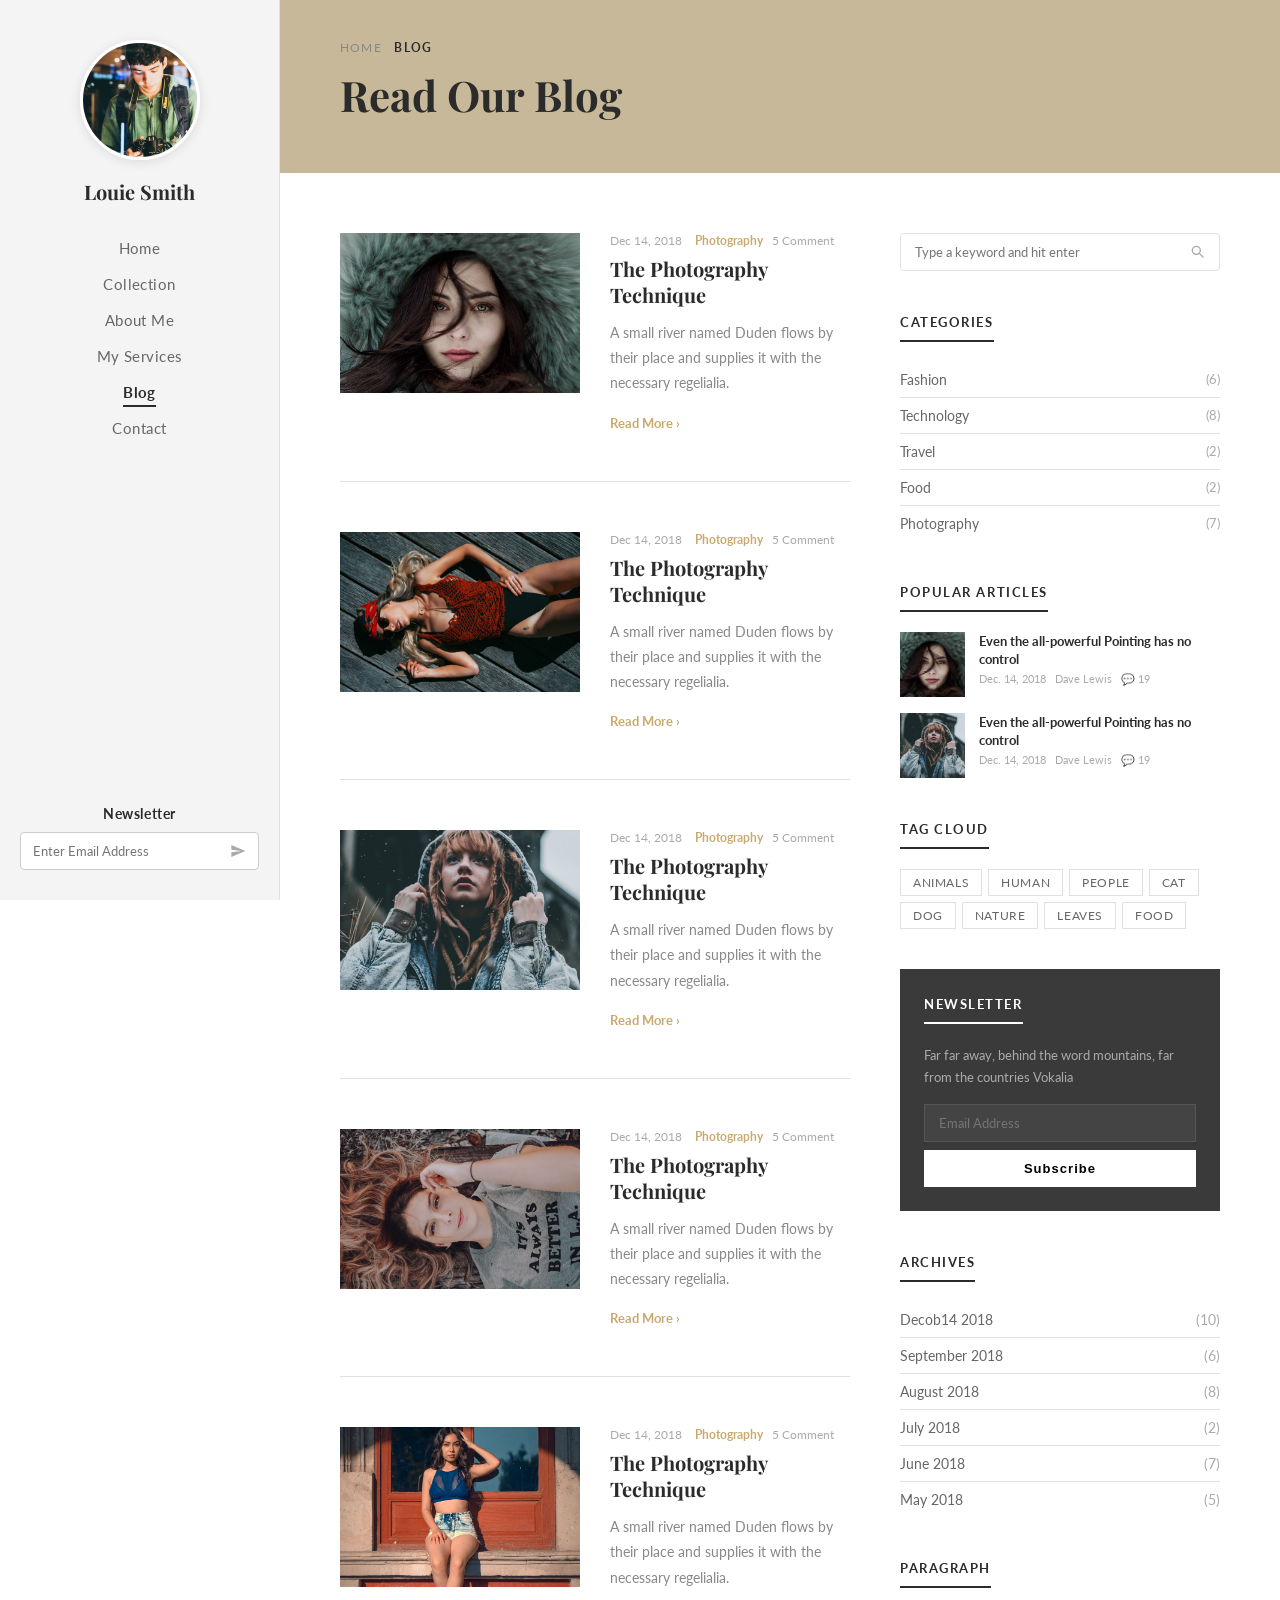
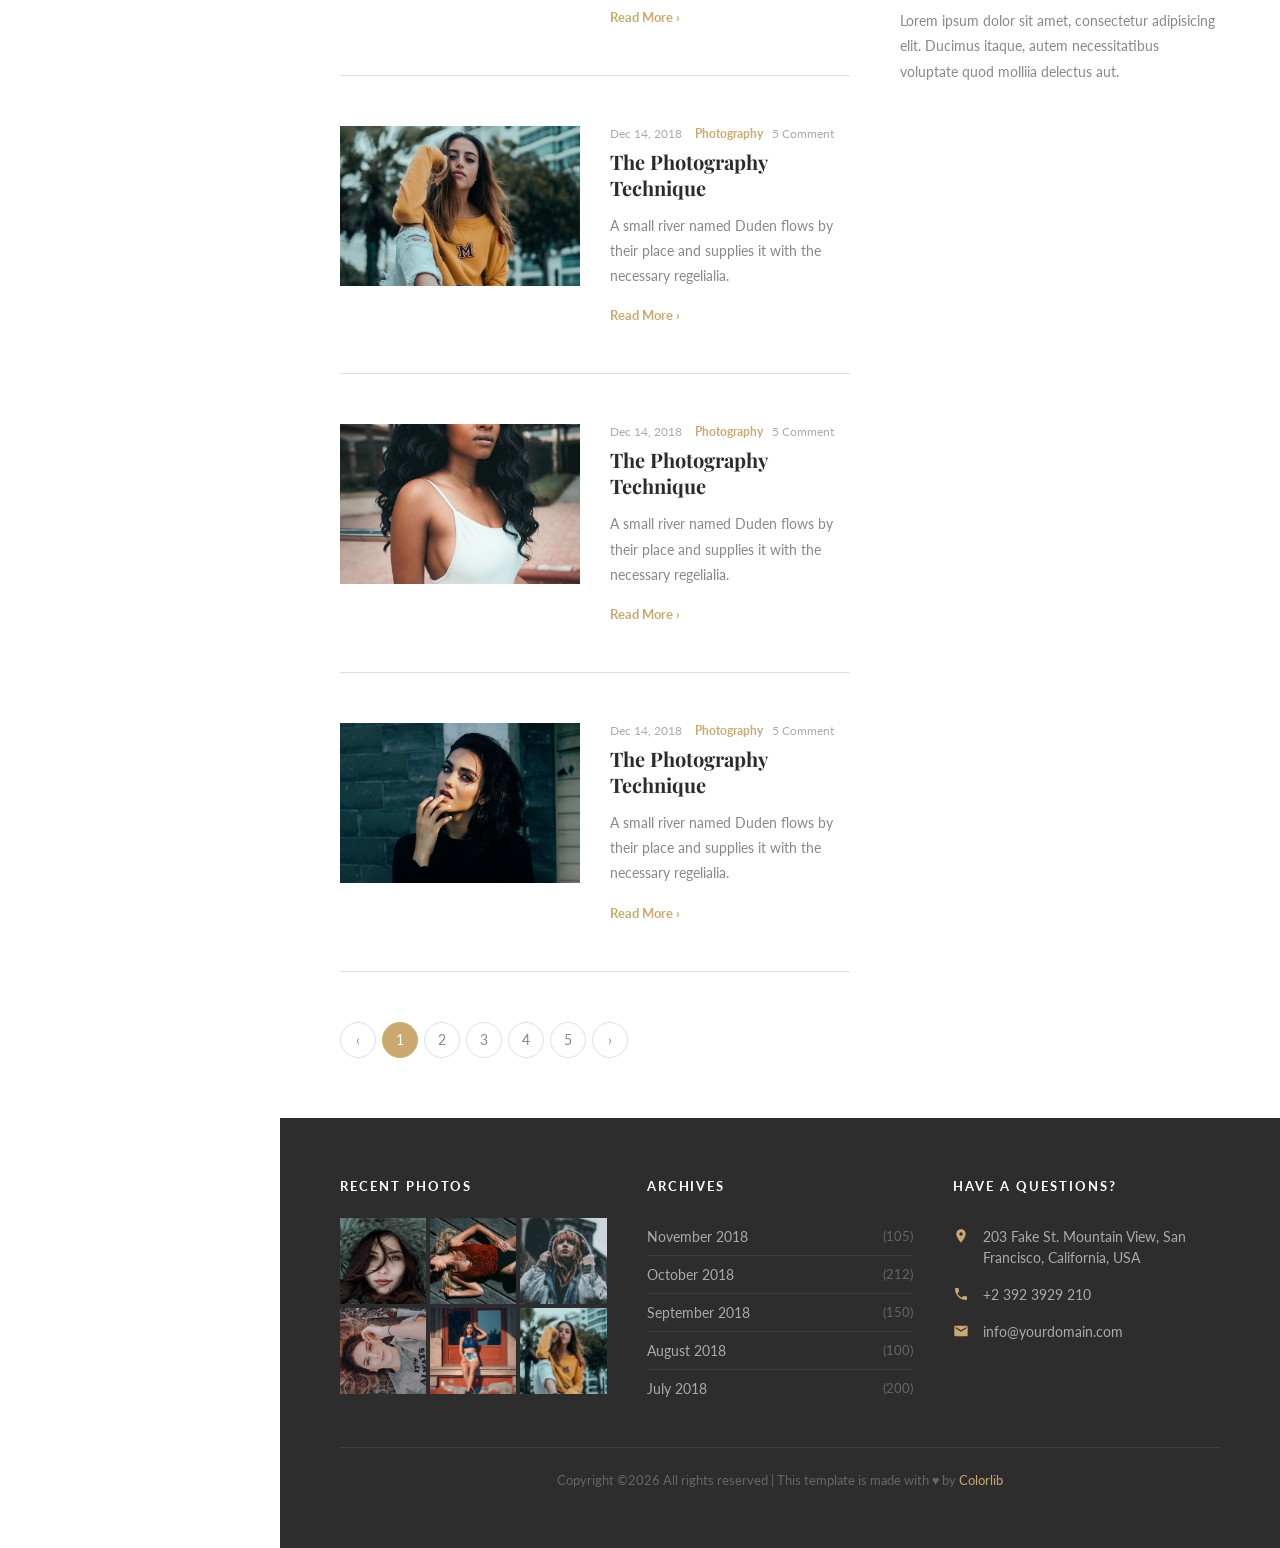
<file: blog.html>
<!DOCTYPE html>
<html lang="en">
<head>
  <meta charset="UTF-8" />
  <meta name="viewport" content="width=device-width, initial-scale=1.0" />
  <title>Blog — Louie Smith</title>
  <link rel="stylesheet" href="style.css" />
</head>
<body>

  <aside id="sidebar">
    <div class="sidebar-avatar">
      <img src="img\author.jpg" alt="Louie Smith" />
    </div>
    <div class="sidebar-name">Louie Smith</div>
    <nav>
      <ul>
        <li><a href="index.html">Home</a></li>
        <li><a href="collection.html">Collection</a></li>
        <li><a href="about.html">About Me</a></li>
        <li><a href="services.html">My Services</a></li>
        <li><a href="blog.html" class="active">Blog</a></li>
        <li><a href="contact.html">Contact</a></li>
      </ul>
    </nav>
    <div class="sidebar-newsletter">
      <h4>Newsletter</h4>
      <div class="newsletter-form">
        <input type="email" placeholder="Enter Email Address" />
        <button type="button" aria-label="Subscribe">
          <svg viewBox="0 0 24 24"><path d="M2 21l21-9L2 3v7l15 2-15 2v7z"/></svg>
        </button>
      </div>
    </div>
  </aside>

  <main id="main">

    <div class="page-header">
      <div class="breadcrumb"><a href="index.html">Home</a> &nbsp; <span>Blog</span></div>
      <h1>Read Our Blog</h1>
    </div>

    <div class="blog-layout">

      <div class="blog-posts">

        <article class="blog-post">
          <div class="blog-thumb">
            <img src="img\image_2.jpg" alt="The Photography Technique" />
          </div>
          <div class="blog-body">
            <div class="blog-meta">Dec 14, 2018 <span class="cat">Photography</span> &nbsp; 5 Comment</div>
            <h2 class="blog-post-title">The Photography Technique</h2>
            <p class="blog-excerpt">A small river named Duden flows by their place and supplies it with the necessary regelialia.</p>
            <a href="#" class="read-more">Read More &rsaquo;</a>
          </div>
        </article>

        <article class="blog-post">
          <div class="blog-thumb">
            <img src="img\image_3.jpg" alt="The Photography Technique" />
          </div>
          <div class="blog-body">
            <div class="blog-meta">Dec 14, 2018 <span class="cat">Photography</span> &nbsp; 5 Comment</div>
            <h2 class="blog-post-title">The Photography Technique</h2>
            <p class="blog-excerpt">A small river named Duden flows by their place and supplies it with the necessary regelialia.</p>
            <a href="#" class="read-more">Read More &rsaquo;</a>
          </div>
        </article>

        <article class="blog-post">
          <div class="blog-thumb">
            <img src="img\image_4.jpg" alt="The Photography Technique" />
          </div>
          <div class="blog-body">
            <div class="blog-meta">Dec 14, 2018 <span class="cat">Photography</span> &nbsp; 5 Comment</div>
            <h2 class="blog-post-title">The Photography Technique</h2>
            <p class="blog-excerpt">A small river named Duden flows by their place and supplies it with the necessary regelialia.</p>
            <a href="#" class="read-more">Read More &rsaquo;</a>
          </div>
        </article>

        <article class="blog-post">
          <div class="blog-thumb">
            <img src="img\image_5.jpg" alt="The Photography Technique" />
          </div>
          <div class="blog-body">
            <div class="blog-meta">Dec 14, 2018 <span class="cat">Photography</span> &nbsp; 5 Comment</div>
            <h2 class="blog-post-title">The Photography Technique</h2>
            <p class="blog-excerpt">A small river named Duden flows by their place and supplies it with the necessary regelialia.</p>
            <a href="#" class="read-more">Read More &rsaquo;</a>
          </div>
        </article>

        <article class="blog-post">
          <div class="blog-thumb">
            <img src="img\image_6.jpg" alt="The Photography Technique" />
          </div>
          <div class="blog-body">
            <div class="blog-meta">Dec 14, 2018 <span class="cat">Photography</span> &nbsp; 5 Comment</div>
            <h2 class="blog-post-title">The Photography Technique</h2>
            <p class="blog-excerpt">A small river named Duden flows by their place and supplies it with the necessary regelialia.</p>
            <a href="#" class="read-more">Read More &rsaquo;</a>
          </div>
        </article>

        <article class="blog-post">
          <div class="blog-thumb">
            <img src="img\image_7.jpg" alt="The Photography Technique" />
          </div>
          <div class="blog-body">
            <div class="blog-meta">Dec 14, 2018 <span class="cat">Photography</span> &nbsp; 5 Comment</div>
            <h2 class="blog-post-title">The Photography Technique</h2>
            <p class="blog-excerpt">A small river named Duden flows by their place and supplies it with the necessary regelialia.</p>
            <a href="#" class="read-more">Read More &rsaquo;</a>
          </div>
        </article>

        <article class="blog-post">
          <div class="blog-thumb">
            <img src="img\image_9.jpg" alt="The Photography Technique" />
          </div>
          <div class="blog-body">
            <div class="blog-meta">Dec 14, 2018 <span class="cat">Photography</span> &nbsp; 5 Comment</div>
            <h2 class="blog-post-title">The Photography Technique</h2>
            <p class="blog-excerpt">A small river named Duden flows by their place and supplies it with the necessary regelialia.</p>
            <a href="#" class="read-more">Read More &rsaquo;</a>
          </div>
        </article>

        <article class="blog-post">
          <div class="blog-thumb">
            <img src="img\image_10.jpg" alt="The Photography Technique" />
          </div>
          <div class="blog-body">
            <div class="blog-meta">Dec 14, 2018 <span class="cat">Photography</span> &nbsp; 5 Comment</div>
            <h2 class="blog-post-title">The Photography Technique</h2>
            <p class="blog-excerpt">A small river named Duden flows by their place and supplies it with the necessary regelialia.</p>
            <a href="#" class="read-more">Read More &rsaquo;</a>
          </div>
        </article>

        <nav class="pagination" aria-label="Blog pages">
          <a href="#">&lsaquo;</a>
          <a href="#" class="active">1</a>
          <a href="#">2</a>
          <a href="#">3</a>
          <a href="#">4</a>
          <a href="#">5</a>
          <a href="#">&rsaquo;</a>
        </nav>
      </div>
      
      <aside class="blog-sidebar">

        <div class="sidebar-widget">
          <div class="search-box">
            <input type="text" placeholder="Type a keyword and hit enter" />
            <button type="button" aria-label="Search">
              <svg viewBox="0 0 24 24"><path d="M21 21l-4.35-4.35M17 11A6 6 0 1 1 5 11a6 6 0 0 1 12 0z" stroke="currentColor" stroke-width="2" fill="none" stroke-linecap="round"/></svg>
            </button>
          </div>
        </div>

        <div class="sidebar-widget">
          <div class="widget-title">Categories</div>
          <ul class="category-list">
            <li><a href="#">Fashion</a><span>(6)</span></li>
            <li><a href="#">Technology</a><span>(8)</span></li>
            <li><a href="#">Travel</a><span>(2)</span></li>
            <li><a href="#">Food</a><span>(2)</span></li>
            <li><a href="#">Photography</a><span>(7)</span></li>
          </ul>
        </div>

        <div class="sidebar-widget">
          <div class="widget-title">Popular Articles</div>
          <div class="popular-post">
            <div class="pp-thumb"><img src="img\image_2.jpg" alt="Popular article" /></div>
            <div>
              <div class="pp-title">Even the all-powerful Pointing has no control</div>
              <div class="pp-meta">Dec. 14, 2018 &nbsp; Dave Lewis &nbsp; 💬 19</div>
            </div>
          </div>
          <div class="popular-post">
            <div class="pp-thumb"><img src="img\image_4.jpg" alt="Popular article" /></div>
            <div>
              <div class="pp-title">Even the all-powerful Pointing has no control</div>
              <div class="pp-meta">Dec. 14, 2018 &nbsp; Dave Lewis &nbsp; 💬 19</div>
            </div>
          </div>
        </div>

        <div class="sidebar-widget">
          <div class="widget-title">Tag Cloud</div>
          <div class="tag-cloud">
            <a href="#">Animals</a>
            <a href="#">Human</a>
            <a href="#">People</a>
            <a href="#">Cat</a>
            <a href="#">Dog</a>
            <a href="#">Nature</a>
            <a href="#">Leaves</a>
            <a href="#">Food</a>
          </div>
        </div>

        <div class="sidebar-widget widget-newsletter">
          <div class="widget-title">Newsletter</div>
          <p>Far far away, behind the word mountains, far from the countries Vokalia</p>
          <input type="email" placeholder="Email Address" />
          <button type="button">Subscribe</button>
        </div>

        <div class="sidebar-widget">
          <div class="widget-title">Archives</div>
          <ul class="archive-list">
            <li><a href="#">Decob14 2018</a><span>(10)</span></li>
            <li><a href="#">September 2018</a><span>(6)</span></li>
            <li><a href="#">August 2018</a><span>(8)</span></li>
            <li><a href="#">July 2018</a><span>(2)</span></li>
            <li><a href="#">June 2018</a><span>(7)</span></li>
            <li><a href="#">May 2018</a><span>(5)</span></li>
          </ul>
        </div>

        <div class="sidebar-widget">
          <div class="widget-title">Paragraph</div>
          <p class="widget-paragraph">Lorem ipsum dolor sit amet, consectetur adipisicing elit. Ducimus itaque, autem necessitatibus voluptate quod molliia delectus aut.</p>
        </div>

      </aside>
    </div>

    <footer>
      <div class="footer-grid">
        <div class="footer-col">
          <h3>Recent Photos</h3>
          <div class="footer-photos">
            <div class="fp"><img src="img\image_2.jpg" alt="" /></div>
            <div class="fp"><img src="img\image_3.jpg" alt="" /></div>
            <div class="fp"><img src="img\image_4.jpg" alt="" /></div>
            <div class="fp"><img src="img\image_5.jpg" alt="" /></div>
            <div class="fp"><img src="img\image_6.jpg" alt="" /></div>
            <div class="fp"><img src="img\image_7.jpg" alt="" /></div>
          </div>
        </div>
        <div class="footer-col">
          <h3>Archives</h3>
          <ul class="footer-archives">
            <li><a href="#">November 2018</a><span>(105)</span></li>
            <li><a href="#">October 2018</a><span>(212)</span></li>
            <li><a href="#">September 2018</a><span>(150)</span></li>
            <li><a href="#">August 2018</a><span>(100)</span></li>
            <li><a href="#">July 2018</a><span>(200)</span></li>
          </ul>
        </div>
        <div class="footer-col">
          <h3>Have a Questions?</h3>
          <ul class="footer-contact">
            <li>
              <svg viewBox="0 0 24 24"><path d="M12 2C8.13 2 5 5.13 5 9c0 5.25 7 13 7 13s7-7.75 7-13c0-3.87-3.13-7-7-7zm0 9.5c-1.38 0-2.5-1.12-2.5-2.5s1.12-2.5 2.5-2.5 2.5 1.12 2.5 2.5-1.12 2.5-2.5 2.5z"/></svg>
              <span>203 Fake St. Mountain View, San Francisco, California, USA</span>
            </li>
            <li>
              <svg viewBox="0 0 24 24"><path d="M6.62 10.79c1.44 2.83 3.76 5.14 6.59 6.59l2.2-2.2c.27-.27.67-.36 1.02-.24 1.12.37 2.33.57 3.57.57.55 0 1 .45 1 1V20c0 .55-.45 1-1 1-9.39 0-17-7.61-17-17 0-.55.45-1 1-1h3.5c.55 0 1 .45 1 1 0 1.25.2 2.45.57 3.57.11.35.03.74-.25 1.02l-2.2 2.2z"/></svg>
              <span>+2 392 3929 210</span>
            </li>
            <li>
              <svg viewBox="0 0 24 24"><path d="M20 4H4c-1.1 0-2 .9-2 2v12c0 1.1.9 2 2 2h16c1.1 0 2-.9 2-2V6c0-1.1-.9-2-2-2zm0 4l-8 5-8-5V6l8 5 8-5v2z"/></svg>
              <span>info@yourdomain.com</span>
            </li>
          </ul>
        </div>
      </div>
      <div class="footer-bottom">
        <p>Copyright &copy;2026 All rights reserved | This template is made with ♥ by <a href="#">Colorlib</a></p>
      </div>
    </footer>

  </main>
</body>
</html>
</file>
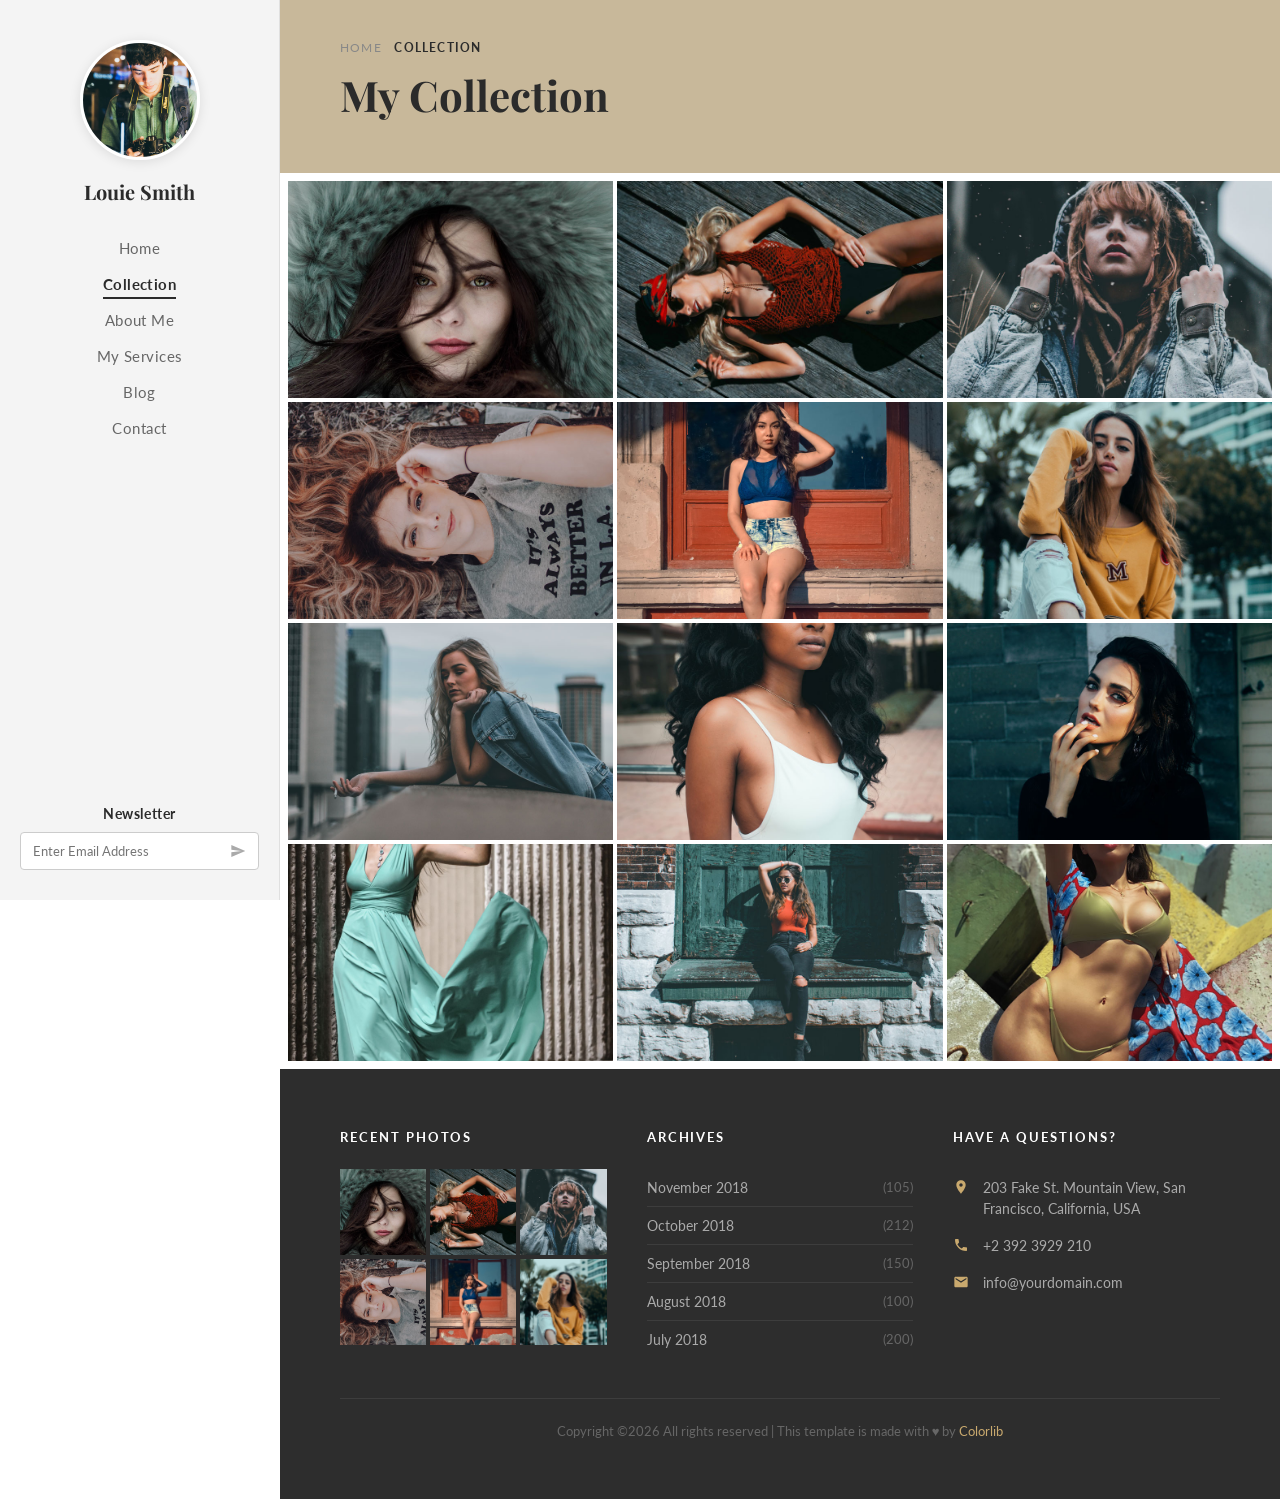
<file: collection.html>
<!DOCTYPE html>
<html lang="en">
<head>
  <meta charset="UTF-8" />
  <meta name="viewport" content="width=device-width, initial-scale=1.0" />
  <title>Collection — Louie Smith</title>
  <link rel="stylesheet" href="style.css" />
</head>
<body>

  <aside id="sidebar">
    <div class="sidebar-avatar">
      <img src="img\author.jpg" alt="Louie Smith" />
    </div>
    <div class="sidebar-name">Louie Smith</div>
    <nav>
      <ul>
        <li><a href="index.html">Home</a></li>
        <li><a href="collection.html" class="active">Collection</a></li>
        <li><a href="about.html">About Me</a></li>
        <li><a href="services.html">My Services</a></li>
        <li><a href="blog.html">Blog</a></li>
        <li><a href="contact.html">Contact</a></li>
      </ul>
    </nav>
    <div class="sidebar-newsletter">
      <h4>Newsletter</h4>
      <div class="newsletter-form">
        <input type="email" placeholder="Enter Email Address" />
        <button type="button" aria-label="Subscribe">
          <svg viewBox="0 0 24 24"><path d="M2 21l21-9L2 3v7l15 2-15 2v7z"/></svg>
        </button>
      </div>
    </div>
  </aside>

  <main id="main">

    <div class="page-header">
      <div class="breadcrumb"><a href="index.html">Home</a> &nbsp; <span>Collection</span></div>
      <h1>My Collection</h1>
    </div>

    <section style="padding: 4px;">
      <div class="collection-grid">
        <div class="collection-item">
          <img src="img\image_2.jpg" alt="Collection photo 1" />
          <div class="collection-overlay">
            <svg viewBox="0 0 24 24" fill="none" stroke="white" stroke-width="1.5" stroke-linecap="round" stroke-linejoin="round">
              <circle cx="11" cy="11" r="8"/><line x1="21" y1="21" x2="16.65" y2="16.65"/>
            </svg>
          </div>
        </div>
        <div class="collection-item">
          <img src="img\image_3.jpg" alt="Collection photo 2" />
          <div class="collection-overlay">
            <svg viewBox="0 0 24 24" fill="none" stroke="white" stroke-width="1.5" stroke-linecap="round" stroke-linejoin="round">
              <circle cx="11" cy="11" r="8"/><line x1="21" y1="21" x2="16.65" y2="16.65"/>
            </svg>
          </div>
        </div>
        <div class="collection-item">
          <img src="img\image_4.jpg" alt="Collection photo 3" />
          <div class="collection-overlay">
            <svg viewBox="0 0 24 24" fill="none" stroke="white" stroke-width="1.5" stroke-linecap="round" stroke-linejoin="round">
              <circle cx="11" cy="11" r="8"/><line x1="21" y1="21" x2="16.65" y2="16.65"/>
            </svg>
          </div>
        </div>
        <div class="collection-item">
          <img src="img\image_5.jpg" alt="Collection photo 4" />
          <div class="collection-overlay">
            <svg viewBox="0 0 24 24" fill="none" stroke="white" stroke-width="1.5" stroke-linecap="round" stroke-linejoin="round">
              <circle cx="11" cy="11" r="8"/><line x1="21" y1="21" x2="16.65" y2="16.65"/>
            </svg>
          </div>
        </div>
        <div class="collection-item">
          <img src="img\image_6.jpg" alt="Collection photo 5" />
          <div class="collection-overlay">
            <svg viewBox="0 0 24 24" fill="none" stroke="white" stroke-width="1.5" stroke-linecap="round" stroke-linejoin="round">
              <circle cx="11" cy="11" r="8"/><line x1="21" y1="21" x2="16.65" y2="16.65"/>
            </svg>
          </div>
        </div>
        <div class="collection-item">
          <img src="img\image_7.jpg" alt="Collection photo 6" />
          <div class="collection-overlay">
            <svg viewBox="0 0 24 24" fill="none" stroke="white" stroke-width="1.5" stroke-linecap="round" stroke-linejoin="round">
              <circle cx="11" cy="11" r="8"/><line x1="21" y1="21" x2="16.65" y2="16.65"/>
            </svg>
          </div>
        </div>
        <div class="collection-item">
          <img src="img\image_8.jpg" alt="Collection photo 7" />
          <div class="collection-overlay">
            <svg viewBox="0 0 24 24" fill="none" stroke="white" stroke-width="1.5" stroke-linecap="round" stroke-linejoin="round">
              <circle cx="11" cy="11" r="8"/><line x1="21" y1="21" x2="16.65" y2="16.65"/>
            </svg>
          </div>
        </div>
        <div class="collection-item">
          <img src="img\image_9.jpg" alt="Collection photo 8" />
          <div class="collection-overlay">
            <svg viewBox="0 0 24 24" fill="none" stroke="white" stroke-width="1.5" stroke-linecap="round" stroke-linejoin="round">
              <circle cx="11" cy="11" r="8"/><line x1="21" y1="21" x2="16.65" y2="16.65"/>
            </svg>
          </div>
        </div>
        <div class="collection-item">
          <img src="img\image_10.jpg" alt="Collection photo 9" />
          <div class="collection-overlay">
            <svg viewBox="0 0 24 24" fill="none" stroke="white" stroke-width="1.5" stroke-linecap="round" stroke-linejoin="round">
              <circle cx="11" cy="11" r="8"/><line x1="21" y1="21" x2="16.65" y2="16.65"/>
            </svg>
          </div>
        </div>
        <div class="collection-item">
          <img src="img\image_11.jpg" alt="Collection photo 10" />
          <div class="collection-overlay">
            <svg viewBox="0 0 24 24" fill="none" stroke="white" stroke-width="1.5" stroke-linecap="round" stroke-linejoin="round">
              <circle cx="11" cy="11" r="8"/><line x1="21" y1="21" x2="16.65" y2="16.65"/>
            </svg>
          </div>
        </div>
        <div class="collection-item">
          <img src="img\image_12.jpg" alt="Collection photo 11" />
          <div class="collection-overlay">
            <svg viewBox="0 0 24 24" fill="none" stroke="white" stroke-width="1.5" stroke-linecap="round" stroke-linejoin="round">
              <circle cx="11" cy="11" r="8"/><line x1="21" y1="21" x2="16.65" y2="16.65"/>
            </svg>
          </div>
        </div>
        <div class="collection-item">
          <img src="img\image_1.jpg" alt="Collection photo 12" />
          <div class="collection-overlay">
            <svg viewBox="0 0 24 24" fill="none" stroke="white" stroke-width="1.5" stroke-linecap="round" stroke-linejoin="round">
              <circle cx="11" cy="11" r="8"/><line x1="21" y1="21" x2="16.65" y2="16.65"/>
            </svg>
          </div>
        </div>
      </div>
    </section>

    <footer>
      <div class="footer-grid">
        <div class="footer-col">
          <h3>Recent Photos</h3>
          <div class="footer-photos">
            <div class="fp"><img src="img\image_2.jpg" alt="" /></div>
            <div class="fp"><img src="img\image_3.jpg" alt="" /></div>
            <div class="fp"><img src="img\image_4.jpg" alt="" /></div>
            <div class="fp"><img src="img\image_5.jpg" alt="" /></div>
            <div class="fp"><img src="img\image_6.jpg" alt="" /></div>
            <div class="fp"><img src="img\image_7.jpg" alt="" /></div>
          </div>
        </div>
        <div class="footer-col">
          <h3>Archives</h3>
          <ul class="footer-archives">
            <li><a href="#">November 2018</a><span>(105)</span></li>
            <li><a href="#">October 2018</a><span>(212)</span></li>
            <li><a href="#">September 2018</a><span>(150)</span></li>
            <li><a href="#">August 2018</a><span>(100)</span></li>
            <li><a href="#">July 2018</a><span>(200)</span></li>
          </ul>
        </div>
        <div class="footer-col">
          <h3>Have a Questions?</h3>
          <ul class="footer-contact">
            <li>
              <svg viewBox="0 0 24 24"><path d="M12 2C8.13 2 5 5.13 5 9c0 5.25 7 13 7 13s7-7.75 7-13c0-3.87-3.13-7-7-7zm0 9.5c-1.38 0-2.5-1.12-2.5-2.5s1.12-2.5 2.5-2.5 2.5 1.12 2.5 2.5-1.12 2.5-2.5 2.5z"/></svg>
              <span>203 Fake St. Mountain View, San Francisco, California, USA</span>
            </li>
            <li>
              <svg viewBox="0 0 24 24"><path d="M6.62 10.79c1.44 2.83 3.76 5.14 6.59 6.59l2.2-2.2c.27-.27.67-.36 1.02-.24 1.12.37 2.33.57 3.57.57.55 0 1 .45 1 1V20c0 .55-.45 1-1 1-9.39 0-17-7.61-17-17 0-.55.45-1 1-1h3.5c.55 0 1 .45 1 1 0 1.25.2 2.45.57 3.57.11.35.03.74-.25 1.02l-2.2 2.2z"/></svg>
              <span>+2 392 3929 210</span>
            </li>
            <li>
              <svg viewBox="0 0 24 24"><path d="M20 4H4c-1.1 0-2 .9-2 2v12c0 1.1.9 2 2 2h16c1.1 0 2-.9 2-2V6c0-1.1-.9-2-2-2zm0 4l-8 5-8-5V6l8 5 8-5v2z"/></svg>
              <span>info@yourdomain.com</span>
            </li>
          </ul>
        </div>
      </div>
      <div class="footer-bottom">
        <p>Copyright &copy;2026 All rights reserved | This template is made with ♥ by <a href="#">Colorlib</a></p>
      </div>
    </footer>

  </main>
</body>
</html>
</file>
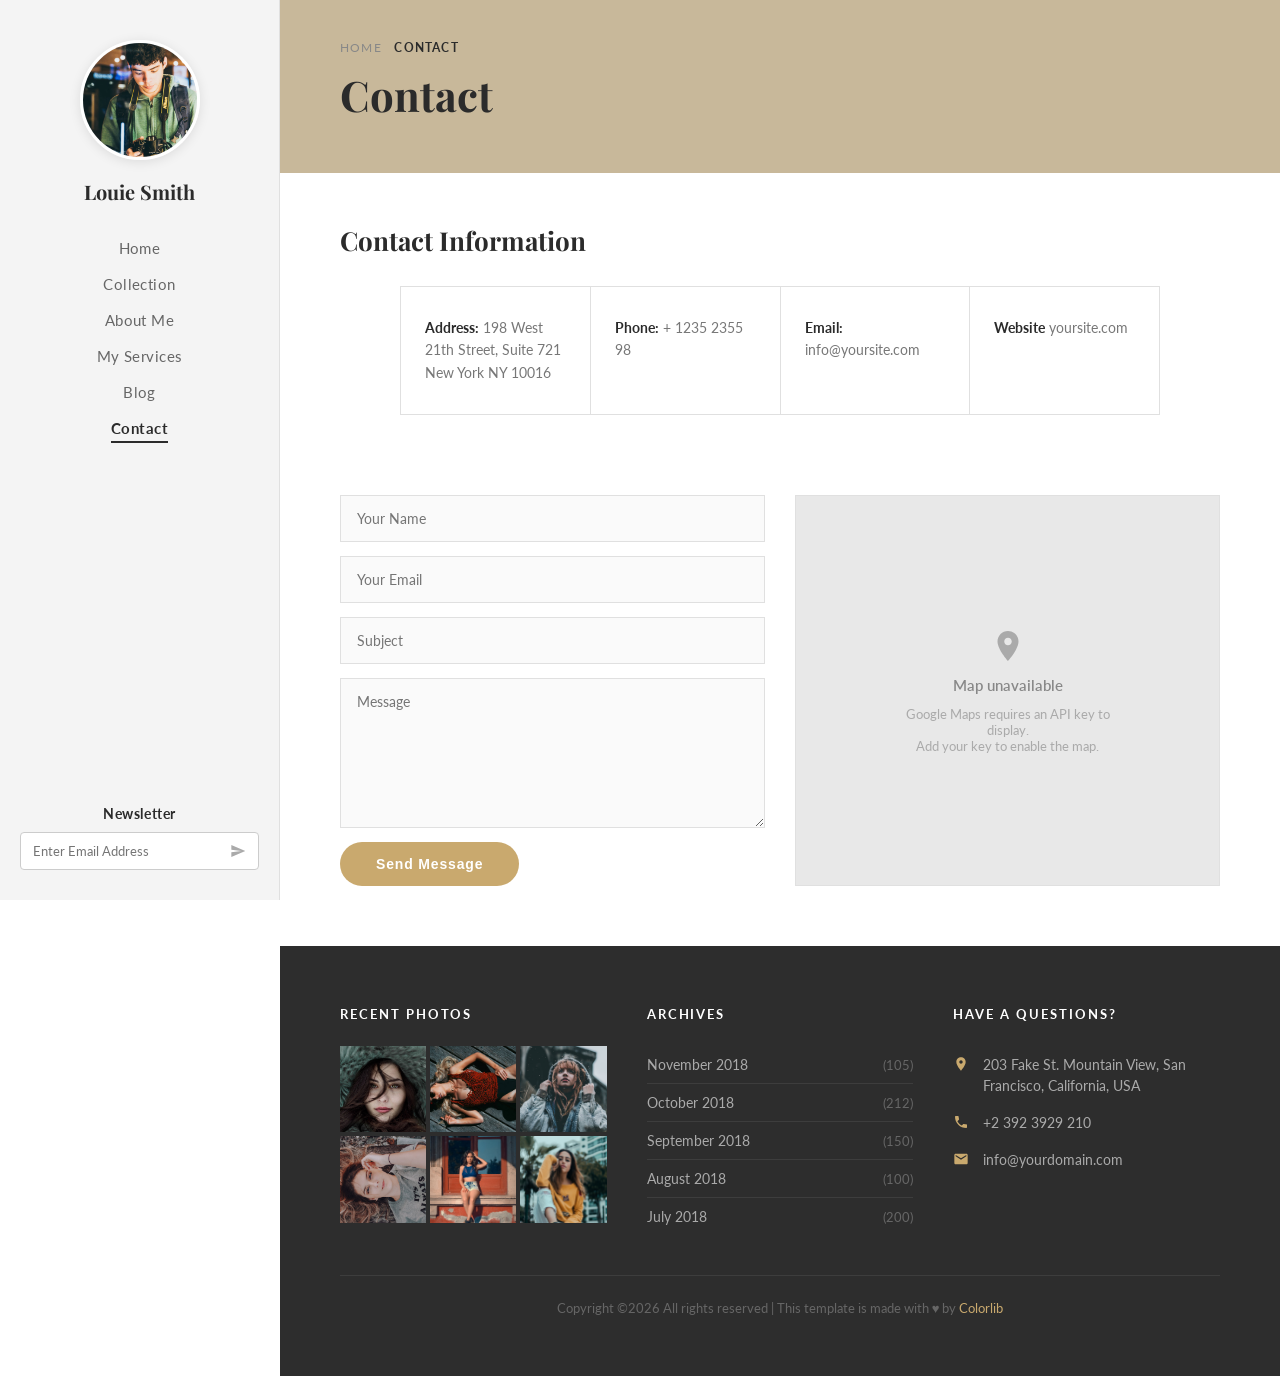
<file: contact.html>
<!DOCTYPE html>
<html lang="en">
<head>
  <meta charset="UTF-8" />
  <meta name="viewport" content="width=device-width, initial-scale=1.0" />
  <title>Contact — Louie Smith</title>
  <link rel="stylesheet" href="style.css" />
</head>
<body>

  <aside id="sidebar">
    <div class="sidebar-avatar">
      <img src="img\author.jpg" alt="Louie Smith" />
    </div>
    <div class="sidebar-name">Louie Smith</div>
    <nav>
      <ul>
        <li><a href="index.html">Home</a></li>
        <li><a href="collection.html">Collection</a></li>
        <li><a href="about.html">About Me</a></li>
        <li><a href="services.html">My Services</a></li>
        <li><a href="blog.html">Blog</a></li>
        <li><a href="contact.html" class="active">Contact</a></li>
      </ul>
    </nav>
    <div class="sidebar-newsletter">
      <h4>Newsletter</h4>
      <div class="newsletter-form">
        <input type="email" placeholder="Enter Email Address" />
        <button type="button" aria-label="Subscribe">
          <svg viewBox="0 0 24 24"><path d="M2 21l21-9L2 3v7l15 2-15 2v7z"/></svg>
        </button>
      </div>
    </div>
  </aside>

  <main id="main">

    <div class="page-header">
      <div class="breadcrumb"><a href="index.html">Home</a> &nbsp; <span>Contact</span></div>
      <h1>Contact</h1>
    </div>

    <section style="padding: 50px 60px 30px;">
      <h2 style="font-family:'Playfair Display',serif;font-size:26px;color:#2b2b2b;margin-bottom:28px;">Contact Information</h2>
      <div class="contact-info-grid">
        <div class="contact-info-box">
          <strong>Address:</strong> 198 West 21th Street, Suite 721 New York NY 10016
        </div>
        <div class="contact-info-box">
          <strong>Phone:</strong> + 1235 2355 98
        </div>
        <div class="contact-info-box">
          <strong>Email:</strong> info@yoursite.com
        </div>
        <div class="contact-info-box">
          <strong>Website</strong> yoursite.com
        </div>
      </div>
    </section>

    <div class="contact-body">
      <div class="contact-form">
        <input type="text" placeholder="Your Name" />
        <input type="email" placeholder="Your Email" />
        <input type="text" placeholder="Subject" />
        <textarea placeholder="Message"></textarea>
        <button class="btn-send" type="button">Send Message</button>
      </div>

      <div class="contact-map">
        <svg viewBox="0 0 24 24">
          <path d="M12 2C8.13 2 5 5.13 5 9c0 5.25 7 13 7 13s7-7.75 7-13c0-3.87-3.13-7-7-7zm0 9.5c-1.38 0-2.5-1.12-2.5-2.5s1.12-2.5 2.5-2.5 2.5 1.12 2.5 2.5-1.12 2.5-2.5 2.5z"/>
        </svg>
        <p style="font-size:15px;color:#888;font-weight:600;">Map unavailable</p>
        <p style="font-size:13px;color:#aaa;text-align:center;max-width:220px;">
          Google Maps requires an API key to display.<br>Add your key to enable the map.
        </p>
      </div>
    </div>

    <footer>
      <div class="footer-grid">
        <div class="footer-col">
          <h3>Recent Photos</h3>
          <div class="footer-photos">
            <div class="fp"><img src="img\image_2.jpg" alt="" /></div>
            <div class="fp"><img src="img\image_3.jpg" alt="" /></div>
            <div class="fp"><img src="img\image_4.jpg" alt="" /></div>
            <div class="fp"><img src="img\image_5.jpg" alt="" /></div>
            <div class="fp"><img src="img\image_6.jpg" alt="" /></div>
            <div class="fp"><img src="img\image_7.jpg" alt="" /></div>
          </div>
        </div>
        <div class="footer-col">
          <h3>Archives</h3>
          <ul class="footer-archives">
            <li><a href="#">November 2018</a><span>(105)</span></li>
            <li><a href="#">October 2018</a><span>(212)</span></li>
            <li><a href="#">September 2018</a><span>(150)</span></li>
            <li><a href="#">August 2018</a><span>(100)</span></li>
            <li><a href="#">July 2018</a><span>(200)</span></li>
          </ul>
        </div>
        <div class="footer-col">
          <h3>Have a Questions?</h3>
          <ul class="footer-contact">
            <li>
              <svg viewBox="0 0 24 24"><path d="M12 2C8.13 2 5 5.13 5 9c0 5.25 7 13 7 13s7-7.75 7-13c0-3.87-3.13-7-7-7zm0 9.5c-1.38 0-2.5-1.12-2.5-2.5s1.12-2.5 2.5-2.5 2.5 1.12 2.5 2.5-1.12 2.5-2.5 2.5z"/></svg>
              <span>203 Fake St. Mountain View, San Francisco, California, USA</span>
            </li>
            <li>
              <svg viewBox="0 0 24 24"><path d="M6.62 10.79c1.44 2.83 3.76 5.14 6.59 6.59l2.2-2.2c.27-.27.67-.36 1.02-.24 1.12.37 2.33.57 3.57.57.55 0 1 .45 1 1V20c0 .55-.45 1-1 1-9.39 0-17-7.61-17-17 0-.55.45-1 1-1h3.5c.55 0 1 .45 1 1 0 1.25.2 2.45.57 3.57.11.35.03.74-.25 1.02l-2.2 2.2z"/></svg>
              <span>+2 392 3929 210</span>
            </li>
            <li>
              <svg viewBox="0 0 24 24"><path d="M20 4H4c-1.1 0-2 .9-2 2v12c0 1.1.9 2 2 2h16c1.1 0 2-.9 2-2V6c0-1.1-.9-2-2-2zm0 4l-8 5-8-5V6l8 5 8-5v2z"/></svg>
              <span>info@yourdomain.com</span>
            </li>
          </ul>
        </div>
      </div>
      <div class="footer-bottom">
        <p>Copyright &copy;2026 All rights reserved | This template is made with ♥ by <a href="#">Colorlib</a></p>
      </div>
    </footer>

  </main>
</body>
</html>
</file>
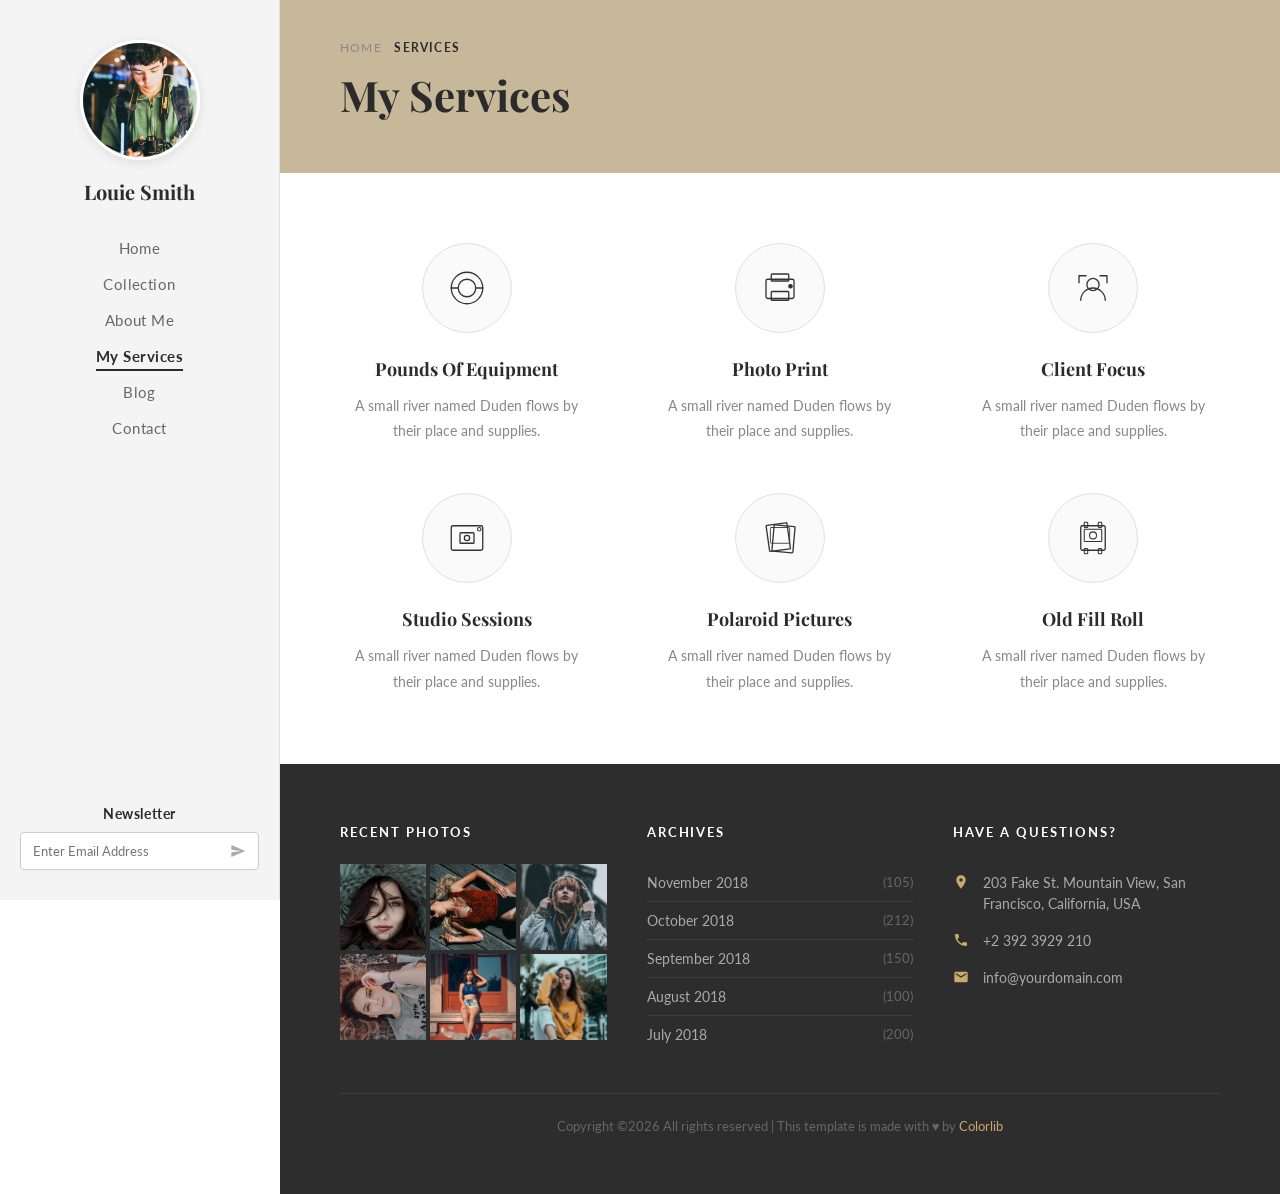
<file: services.html>
<!DOCTYPE html>
<html lang="en">
<head>
  <meta charset="UTF-8" />
  <meta name="viewport" content="width=device-width, initial-scale=1.0" />
  <title>My Services — Louie Smith</title>
  <link rel="stylesheet" href="style.css" />
</head>
<body>

  <aside id="sidebar">
    <div class="sidebar-avatar">
      <img src="img\author.jpg" alt="Louie Smith" />
    </div>
    <div class="sidebar-name">Louie Smith</div>
    <nav>
      <ul>
        <li><a href="index.html">Home</a></li>
        <li><a href="collection.html">Collection</a></li>
        <li><a href="about.html">About Me</a></li>
        <li><a href="services.html" class="active">My Services</a></li>
        <li><a href="blog.html">Blog</a></li>
        <li><a href="contact.html">Contact</a></li>
      </ul>
    </nav>
    <div class="sidebar-newsletter">
      <h4>Newsletter</h4>
      <div class="newsletter-form">
        <input type="email" placeholder="Enter Email Address" />
        <button type="button" aria-label="Subscribe">
          <svg viewBox="0 0 24 24"><path d="M2 21l21-9L2 3v7l15 2-15 2v7z"/></svg>
        </button>
      </div>
    </div>
  </aside>

  <main id="main">

    <div class="page-header">
      <div class="breadcrumb"><a href="index.html">Home</a> &nbsp; <span>Services</span></div>
      <h1>My Services</h1>
    </div>

    <section class="services-grid">

      <div class="service-item">
        <div class="service-icon">
          <svg viewBox="0 0 48 48" xmlns="http://www.w3.org/2000/svg">
            <circle cx="24" cy="24" r="18" stroke="#333" stroke-width="1.5" fill="none"/>
            <circle cx="24" cy="24" r="10" stroke="#333" stroke-width="1.5" fill="none"/>
            <line x1="6" y1="24" x2="14" y2="24" stroke="#333" stroke-width="1.5"/>
            <line x1="34" y1="24" x2="42" y2="24" stroke="#333" stroke-width="1.5"/>
          </svg>
        </div>
        <h3 class="service-title">Pounds Of Equipment</h3>
        <p class="service-desc">A small river named Duden flows by their place and supplies.</p>
      </div>

      <div class="service-item">
        <div class="service-icon">
          <svg viewBox="0 0 48 48" xmlns="http://www.w3.org/2000/svg">
            <rect x="8" y="14" width="32" height="22" rx="2" stroke="#333" stroke-width="1.5" fill="none"/>
            <rect x="14" y="8" width="20" height="8" rx="1" stroke="#333" stroke-width="1.5" fill="none"/>
            <rect x="14" y="28" width="20" height="10" rx="1" stroke="#333" stroke-width="1.5" fill="none"/>
            <circle cx="36" cy="22" r="2" fill="#333"/>
          </svg>
        </div>
        <h3 class="service-title">Photo Print</h3>
        <p class="service-desc">A small river named Duden flows by their place and supplies.</p>
      </div>

      <div class="service-item">
        <div class="service-icon">
          <svg viewBox="0 0 48 48" xmlns="http://www.w3.org/2000/svg">
            <circle cx="24" cy="20" r="7" stroke="#333" stroke-width="1.5" fill="none"/>
            <path d="M10 38c0-7.7 6.3-14 14-14s14 6.3 14 14" stroke="#333" stroke-width="1.5" fill="none" stroke-linecap="round"/>
            <path d="M8 10 L8 18 M8 10 L16 10" stroke="#333" stroke-width="1.5" stroke-linecap="round" fill="none"/>
            <path d="M40 10 L40 18 M40 10 L32 10" stroke="#333" stroke-width="1.5" stroke-linecap="round" fill="none"/>
          </svg>
        </div>
        <h3 class="service-title">Client Focus</h3>
        <p class="service-desc">A small river named Duden flows by their place and supplies.</p>
      </div>

      <div class="service-item">
        <div class="service-icon">
          <svg viewBox="0 0 48 48" xmlns="http://www.w3.org/2000/svg">
            <rect x="6" y="10" width="36" height="28" rx="2" stroke="#333" stroke-width="1.5" fill="none"/>
            <rect x="16" y="18" width="16" height="12" rx="1" stroke="#333" stroke-width="1.5" fill="none"/>
            <circle cx="24" cy="24" r="3" stroke="#333" stroke-width="1.5" fill="none"/>
            <circle cx="38" cy="14" r="2" fill="none" stroke="#333" stroke-width="1.2"/>
          </svg>
        </div>
        <h3 class="service-title">Studio Sessions</h3>
        <p class="service-desc">A small river named Duden flows by their place and supplies.</p>
      </div>

      <div class="service-item">
        <div class="service-icon">
          <svg viewBox="0 0 48 48" xmlns="http://www.w3.org/2000/svg">
            <rect x="10" y="8" width="24" height="30" rx="1" stroke="#333" stroke-width="1.5" fill="none" transform="rotate(-8 22 23)"/>
            <rect x="16" y="10" width="24" height="30" rx="1" stroke="#333" stroke-width="1.5" fill="none" transform="rotate(5 28 25)"/>
            <rect x="13" y="12" width="22" height="18" rx="1" stroke="#333" stroke-width="1" fill="none"/>
          </svg>
        </div>
        <h3 class="service-title">Polaroid Pictures</h3>
        <p class="service-desc">A small river named Duden flows by their place and supplies.</p>
      </div>
      
      <div class="service-item">
        <div class="service-icon">
          <svg viewBox="0 0 48 48" xmlns="http://www.w3.org/2000/svg">
            <rect x="10" y="10" width="28" height="28" rx="2" stroke="#333" stroke-width="1.5" fill="none"/>
            <rect x="14" y="6" width="4" height="6" rx="1" stroke="#333" stroke-width="1.2" fill="none"/>
            <rect x="30" y="6" width="4" height="6" rx="1" stroke="#333" stroke-width="1.2" fill="none"/>
            <rect x="14" y="36" width="4" height="6" rx="1" stroke="#333" stroke-width="1.2" fill="none"/>
            <rect x="30" y="36" width="4" height="6" rx="1" stroke="#333" stroke-width="1.2" fill="none"/>
            <rect x="14" y="14" width="20" height="14" rx="1" stroke="#333" stroke-width="1.2" fill="none"/>
            <circle cx="24" cy="21" r="4" stroke="#333" stroke-width="1.2" fill="none"/>
          </svg>
        </div>
        <h3 class="service-title">Old Fill Roll</h3>
        <p class="service-desc">A small river named Duden flows by their place and supplies.</p>
      </div>

    </section>

    <footer>
      <div class="footer-grid">
        <div class="footer-col">
          <h3>Recent Photos</h3>
          <div class="footer-photos">
            <div class="fp"><img src="img\image_2.jpg" alt="" /></div>
            <div class="fp"><img src="img\image_3.jpg" alt="" /></div>
            <div class="fp"><img src="img\image_4.jpg" alt="" /></div>
            <div class="fp"><img src="img\image_5.jpg" alt="" /></div>
            <div class="fp"><img src="img\image_6.jpg" alt="" /></div>
            <div class="fp"><img src="img\image_7.jpg" alt="" /></div>
          </div>
        </div>
        <div class="footer-col">
          <h3>Archives</h3>
          <ul class="footer-archives">
            <li><a href="#">November 2018</a><span>(105)</span></li>
            <li><a href="#">October 2018</a><span>(212)</span></li>
            <li><a href="#">September 2018</a><span>(150)</span></li>
            <li><a href="#">August 2018</a><span>(100)</span></li>
            <li><a href="#">July 2018</a><span>(200)</span></li>
          </ul>
        </div>
        <div class="footer-col">
          <h3>Have a Questions?</h3>
          <ul class="footer-contact">
            <li>
              <svg viewBox="0 0 24 24"><path d="M12 2C8.13 2 5 5.13 5 9c0 5.25 7 13 7 13s7-7.75 7-13c0-3.87-3.13-7-7-7zm0 9.5c-1.38 0-2.5-1.12-2.5-2.5s1.12-2.5 2.5-2.5 2.5 1.12 2.5 2.5-1.12 2.5-2.5 2.5z"/></svg>
              <span>203 Fake St. Mountain View, San Francisco, California, USA</span>
            </li>
            <li>
              <svg viewBox="0 0 24 24"><path d="M6.62 10.79c1.44 2.83 3.76 5.14 6.59 6.59l2.2-2.2c.27-.27.67-.36 1.02-.24 1.12.37 2.33.57 3.57.57.55 0 1 .45 1 1V20c0 .55-.45 1-1 1-9.39 0-17-7.61-17-17 0-.55.45-1 1-1h3.5c.55 0 1 .45 1 1 0 1.25.2 2.45.57 3.57.11.35.03.74-.25 1.02l-2.2 2.2z"/></svg>
              <span>+2 392 3929 210</span>
            </li>
            <li>
              <svg viewBox="0 0 24 24"><path d="M20 4H4c-1.1 0-2 .9-2 2v12c0 1.1.9 2 2 2h16c1.1 0 2-.9 2-2V6c0-1.1-.9-2-2-2zm0 4l-8 5-8-5V6l8 5 8-5v2z"/></svg>
              <span>info@yourdomain.com</span>
            </li>
          </ul>
        </div>
      </div>
      <div class="footer-bottom">
        <p>Copyright &copy;2026 All rights reserved | This template is made with ♥ by <a href="#">Colorlib</a></p>
      </div>
    </footer>

  </main>
</body>
</html>
</file>
<file: style.css>
@import url('https://fonts.googleapis.com/css2?family=Playfair+Display:ital,wght@0,400;0,700;1,400&family=Lato:wght@300;400;700&family=Dancing+Script:wght@600&display=swap');

:root {
  --gold: #c9a96e;
  --dark: #2b2b2b;
  --darker: #1a1a1a;
  --sidebar-bg: #f4f4f4;
  --sidebar-width: 280px;
  --text: #555;
  --light-border: #e0e0e0;
  --footer-bg: #2d2d2d;
  --header-hero-bg: #c8b89a;
}

*, *::before, *::after { box-sizing: border-box; margin: 0; padding: 0; }
html { scroll-behavior: smooth; }
body {
  font-family: 'Lato', sans-serif;
  font-weight: 400;
  color: var(--text);
  background: #fff;
  display: flex;
  min-height: 100vh;
}
a { text-decoration: none; color: inherit; }
img { max-width: 100%; display: block; }
ul { list-style: none; }

#sidebar {
  width: var(--sidebar-width);
  min-width: var(--sidebar-width);
  background: var(--sidebar-bg);
  display: flex;
  flex-direction: column;
  align-items: center;
  padding: 40px 20px 30px;
  position: fixed;
  top: 0; left: 0; bottom: 0;
  z-index: 100;
  border-right: 1px solid var(--light-border);
}

.sidebar-avatar {
  width: 120px;
  height: 120px;
  border-radius: 50%;
  overflow: hidden;
  margin-bottom: 18px;
  border: 3px solid #fff;
  box-shadow: 0 2px 12px rgba(0,0,0,0.10);
}
.sidebar-avatar img {
  width: 100%; height: 100%;
  object-fit: cover;
}

.sidebar-name {
  font-family: 'Playfair Display', serif;
  font-size: 20px;
  font-weight: 700;
  color: var(--dark);
  margin-bottom: 28px;
  text-align: center;
}

nav ul {
  width: 100%;
  text-align: center;
}
nav ul li {
  margin-bottom: 6px;
}
nav ul li a {
  display: inline-block;
  font-size: 15px;
  font-weight: 400;
  color: #666;
  padding: 6px 0;
  letter-spacing: 0.03em;
  transition: color 0.2s;
  position: relative;
}
nav ul li a:hover,
nav ul li a.active {
  color: var(--dark);
  font-weight: 700;
}
nav ul li a.active::after {
  content: '';
  display: block;
  width: 100%;
  height: 2px;
  background: var(--dark);
  position: absolute;
  bottom: 0; left: 0;
}

.sidebar-newsletter {
  margin-top: auto;
  width: 100%;
  text-align: center;
}
.sidebar-newsletter h4 {
  font-size: 14px;
  font-weight: 700;
  color: var(--dark);
  margin-bottom: 10px;
  letter-spacing: 0.04em;
}
.newsletter-form {
  display: flex;
  align-items: center;
  border: 1px solid #ccc;
  border-radius: 4px;
  background: #fff;
  overflow: hidden;
}
.newsletter-form input {
  flex: 1;
  border: none;
  outline: none;
  padding: 10px 12px;
  font-size: 13px;
  color: #888;
  background: transparent;
  font-family: 'Lato', sans-serif;
}
.newsletter-form button {
  background: none;
  border: none;
  padding: 10px 12px;
  cursor: pointer;
  color: #888;
  display: flex;
  align-items: center;
}
.newsletter-form button svg {
  width: 16px; height: 16px;
  fill: #aaa;
}

#main {
  margin-left: var(--sidebar-width);
  flex: 1;
  display: flex;
  flex-direction: column;
}

.page-header {
  background: var(--header-hero-bg);
  padding: 40px 60px 50px;
}
.breadcrumb {
  font-size: 12px;
  letter-spacing: 0.1em;
  text-transform: uppercase;
  color: #888;
  margin-bottom: 12px;
}
.breadcrumb a { color: #888; }
.breadcrumb span { color: var(--dark); font-weight: 700; }
.page-header h1 {
  font-family: 'Playfair Display', serif;
  font-size: 42px;
  font-weight: 700;
  color: var(--dark);
}

.hero {
  position: relative;
  height: 100vh;
  overflow: hidden;
}

.hero-slides {
  display: flex;
  width: 200%;
  height: 100%;
  animation: slideAuto 8s infinite;
}

@keyframes slideAuto {
  0%    { transform: translateX(0); }
  45%   { transform: translateX(0); }
  50%   { transform: translateX(-50%); }
  95%   { transform: translateX(-50%); }
  100%  { transform: translateX(0); }
}

.hero-slide {
  width: 50%;
  height: 100%;
  position: relative;
  background-size: cover;
  background-position: center top;
  background-repeat: no-repeat;
}
.hero-slide::after {
  content: '';
  position: absolute;
  inset: 0;
  background: rgba(0,0,0,0.18);
}

.hero-slide-1 { background-image: url('author.png'); }
.hero-slide-2 { background-image: url('author.png'); filter: hue-rotate(10deg) brightness(0.92); }

.hero-content {
  position: absolute;
  right: 0; top: 0; bottom: 0;
  width: 55%;
  display: flex;
  flex-direction: column;
  justify-content: center;
  padding: 60px 60px 60px 50px;
  background: rgba(255,255,255,0.93);
  z-index: 10;
}

.hero-watermark {
  font-family: 'Playfair Display', serif;
  font-size: 72px;
  font-weight: 700;
  color: rgba(200,184,154,0.25);
  position: absolute;
  top: 60px; right: 40px;
  white-space: nowrap;
  pointer-events: none;
  z-index: 0;
  letter-spacing: -2px;
}

.hero-content-inner { position: relative; z-index: 1; }

.hero-label {
  font-size: 15px;
  color: #888;
  font-style: italic;
  margin-bottom: 6px;
}

.hero-title {
  font-family: 'Playfair Display', serif;
  font-size: 42px;
  font-weight: 700;
  color: var(--dark);
  line-height: 1.2;
  margin-bottom: 20px;
}
.hero-title .gold { color: var(--gold); }
.hero-title .dot  { color: var(--dark); }

.hero-desc {
  font-size: 15px;
  line-height: 1.8;
  color: #777;
  max-width: 380px;
  margin-bottom: 24px;
}

.hero-signature {
  font-family: 'Dancing Script', cursive;
  font-size: 32px;
  color: var(--dark);
  margin-bottom: 28px;
}

.hero-social {
  display: flex;
  gap: 20px;
}
.hero-social a {
  color: var(--dark);
  transition: color 0.2s;
}
.hero-social a:hover { color: var(--gold); }
.hero-social svg {
  width: 22px; height: 22px;
  fill: currentColor;
}

/* Dots */
.hero-dots {
  position: absolute;
  bottom: 24px;
  left: 50%;
  transform: translateX(-50%);
  display: flex;
  gap: 8px;
  z-index: 20;
}
.hero-dots span {
  width: 10px; height: 10px;
  border-radius: 50%;
  background: rgba(255,255,255,0.5);
  display: inline-block;
}
.hero-dots span.active { background: #fff; }

.section-insta {
  padding: 70px 60px;
  text-align: center;
}
.section-insta h2 {
  font-family: 'Lato', sans-serif;
  font-size: 13px;
  font-weight: 700;
  letter-spacing: 0.2em;
  text-transform: uppercase;
  color: var(--dark);
  margin-bottom: 40px;
}

.insta-grid {
  display: grid;
  grid-template-columns: repeat(6, 1fr);
  gap: 0;
}
.insta-item {
  position: relative;
  overflow: hidden;
  aspect-ratio: 1;
}
.insta-item img {
  width: 100%; height: 100%;
  object-fit: cover;
  display: block;
  transition: transform 0.4s ease;
}
.insta-item:hover img { transform: scale(1.08); }
.insta-overlay {
  position: absolute;
  inset: 0;
  background: rgba(0,0,0,0.4);
  display: flex;
  align-items: center;
  justify-content: center;
  opacity: 0;
  transition: opacity 0.3s;
}
.insta-item:hover .insta-overlay { opacity: 1; }
.insta-overlay svg { width: 30px; height: 30px; fill: #fff; }

footer {
  background: var(--footer-bg);
  color: #aaa;
  padding: 60px;
}
.footer-grid {
  display: grid;
  grid-template-columns: 1fr 1fr 1fr;
  gap: 40px;
  margin-bottom: 40px;
}
.footer-col h3 {
  font-size: 13px;
  font-weight: 700;
  letter-spacing: 0.15em;
  text-transform: uppercase;
  color: #fff;
  margin-bottom: 24px;
}


.footer-photos {
  display: grid;
  grid-template-columns: repeat(3, 1fr);
  gap: 4px;
}
.footer-photos .fp {
  aspect-ratio: 1;
  overflow: hidden;
}
.footer-photos .fp img {
  width: 100%; height: 100%;
  object-fit: cover;
  transition: transform 0.3s;
}
.footer-photos .fp:hover img { transform: scale(1.1); }


.footer-archives li {
  display: flex;
  justify-content: space-between;
  align-items: center;
  padding: 10px 0;
  border-bottom: 1px solid rgba(255,255,255,0.08);
  font-size: 14px;
}
.footer-archives li:last-child { border-bottom: none; }
.footer-archives li span { color: #666; font-size: 13px; }


.footer-contact li {
  display: flex;
  align-items: flex-start;
  gap: 14px;
  padding: 8px 0;
  font-size: 14px;
  line-height: 1.5;
}
.footer-contact li svg {
  width: 16px; height: 16px;
  fill: var(--gold);
  flex-shrink: 0;
  margin-top: 2px;
}

.footer-bottom {
  border-top: 1px solid rgba(255,255,255,0.08);
  padding-top: 24px;
  font-size: 13px;
  text-align: center;
  color: #666;
}
.footer-bottom a { color: var(--gold); }

.collection-grid {
  display: grid;
  grid-template-columns: repeat(3, 1fr);
  gap: 4px;
  padding: 4px;
}
.collection-item {
  overflow: hidden;
  aspect-ratio: 3/2;
  position: relative;
}
.collection-item img {
  width: 100%; height: 100%;
  object-fit: cover;
  transition: transform 0.4s ease;
  display: block;
}
.collection-item:hover img { transform: scale(1.05); }
.collection-overlay {
  position: absolute; inset: 0;
  background: rgba(0,0,0,0.3);
  opacity: 0;
  transition: opacity 0.3s;
  display: flex;
  align-items: center;
  justify-content: center;
}
.collection-item:hover .collection-overlay { opacity: 1; }
.collection-overlay svg { width: 36px; height: 36px; fill: #fff; }

.about-hero {
  position: relative;
  display: grid;
  grid-template-columns: 1fr 1fr;
  min-height: 60vh;
}
.about-photo {
  background-image: url('author.png');
  background-size: cover;
  background-position: center top;
  min-height: 500px;
}
.about-content {
  padding: 70px 60px;
  display: flex;
  flex-direction: column;
  justify-content: center;
  position: relative;
}
.about-watermark {
  font-family: 'Playfair Display', serif;
  font-size: 64px;
  font-weight: 700;
  color: rgba(200,184,154,0.2);
  position: absolute;
  top: 30px; right: 20px;
  pointer-events: none;
  letter-spacing: -2px;
}
.about-label {
  font-size: 14px;
  color: #aaa;
  font-style: italic;
  margin-bottom: 8px;
}
.about-title {
  font-family: 'Playfair Display', serif;
  font-size: 36px;
  font-weight: 700;
  color: var(--dark);
  margin-bottom: 20px;
  line-height: 1.3;
}
.about-desc {
  font-size: 15px;
  line-height: 1.9;
  color: #777;
  margin-bottom: 24px;
  max-width: 380px;
}
.about-signature {
  font-family: 'Dancing Script', cursive;
  font-size: 30px;
  color: var(--dark);
  margin-bottom: 28px;
}
.about-social { display: flex; gap: 20px; }
.about-social a { color: var(--dark); transition: color 0.2s; }
.about-social a:hover { color: var(--gold); }
.about-social svg { width: 22px; height: 22px; fill: currentColor; }

.stats-bar {
  background: var(--darker);
  display: grid;
  grid-template-columns: repeat(4, 1fr);
  padding: 50px 60px;
  gap: 20px;
}
.stat {
  text-align: center;
  color: #fff;
}
.stat-number {
  font-family: 'Playfair Display', serif;
  font-size: 48px;
  font-weight: 400;
  color: rgba(255,255,255,0.7);
  margin-bottom: 6px;
}
.stat-label {
  font-size: 13px;
  color: #888;
  line-height: 1.4;
}

.services-grid {
  display: grid;
  grid-template-columns: repeat(3, 1fr);
  gap: 50px 60px;
  padding: 70px 60px;
}
.service-item { text-align: center; }
.service-icon {
  width: 90px; height: 90px;
  border-radius: 50%;
  border: 1px solid var(--light-border);
  display: flex;
  align-items: center;
  justify-content: center;
  margin: 0 auto 24px;
  background: #fafafa;
}
.service-icon svg {
  width: 42px; height: 42px;
  stroke: var(--dark);
  fill: none;
  stroke-width: 1.2;
  stroke-linecap: round;
  stroke-linejoin: round;
}
.service-title {
  font-family: 'Playfair Display', serif;
  font-size: 18px;
  font-weight: 700;
  color: var(--dark);
  margin-bottom: 12px;
}
.service-desc {
  font-size: 14px;
  line-height: 1.8;
  color: #888;
}

.blog-layout {
  display: grid;
  grid-template-columns: 1fr 320px;
  gap: 0;
  padding: 60px 60px 60px 60px;
  align-items: start;
}

.blog-posts { padding-right: 50px; }
.blog-post {
  display: grid;
  grid-template-columns: 240px 1fr;
  gap: 30px;
  margin-bottom: 50px;
  padding-bottom: 50px;
  border-bottom: 1px solid var(--light-border);
}
.blog-post:last-child { border-bottom: none; }
.blog-thumb {
  overflow: hidden;
  aspect-ratio: 3/2;
}
.blog-thumb img {
  width: 100%; height: 100%;
  object-fit: cover;
  transition: transform 0.4s;
}
.blog-thumb:hover img { transform: scale(1.05); }
.blog-meta {
  font-size: 12px;
  color: #aaa;
  margin-bottom: 8px;
}
.blog-meta .cat {
  color: var(--gold);
  font-weight: 700;
  margin-left: 10px;
}
.blog-post-title {
  font-family: 'Playfair Display', serif;
  font-size: 20px;
  font-weight: 700;
  color: var(--dark);
  margin-bottom: 12px;
  line-height: 1.3;
}
.blog-excerpt {
  font-size: 14px;
  line-height: 1.8;
  color: #888;
  margin-bottom: 16px;
}
.read-more {
  font-size: 13px;
  color: var(--gold);
  font-weight: 700;
}
.read-more:hover { color: var(--dark); }

.pagination {
  display: flex;
  gap: 6px;
  margin-top: 10px;
}
.pagination a {
  width: 36px; height: 36px;
  display: flex;
  align-items: center;
  justify-content: center;
  border: 1px solid var(--light-border);
  font-size: 14px;
  color: #888;
  border-radius: 50%;
  transition: all 0.2s;
}
.pagination a:hover, .pagination a.active {
  background: var(--gold);
  border-color: var(--gold);
  color: #fff;
}
.blog-sidebar { padding-left: 0; }
.sidebar-widget { margin-bottom: 40px; }
.widget-title {
  font-size: 13px;
  font-weight: 700;
  letter-spacing: 0.12em;
  text-transform: uppercase;
  color: var(--dark);
  margin-bottom: 20px;
  padding-bottom: 10px;
  border-bottom: 2px solid var(--dark);
  display: inline-block;
}

.search-box {
  display: flex;
  border: 1px solid var(--light-border);
  border-radius: 4px;
  overflow: hidden;
}
.search-box input {
  flex: 1;
  border: none;
  outline: none;
  padding: 10px 14px;
  font-size: 13px;
  font-family: 'Lato', sans-serif;
  color: #888;
}
.search-box button {
  background: none;
  border: none;
  padding: 0 14px;
  cursor: pointer;
  color: #aaa;
}
.search-box button svg { width: 16px; height: 16px; fill: currentColor; }

.category-list li {
  display: flex;
  justify-content: space-between;
  padding: 9px 0;
  border-bottom: 1px solid var(--light-border);
  font-size: 14px;
  color: #666;
}
.category-list li:last-child { border-bottom: none; }
.category-list li span { color: #aaa; font-size: 13px; }
.category-list li a:hover { color: var(--gold); }

.popular-post {
  display: flex;
  gap: 14px;
  margin-bottom: 16px;
  align-items: flex-start;
}
.popular-post .pp-thumb {
  width: 65px; height: 65px;
  overflow: hidden;
  flex-shrink: 0;
}
.popular-post .pp-thumb img {
  width: 100%; height: 100%;
  object-fit: cover;
}
.pp-title {
  font-size: 13px;
  font-weight: 700;
  color: var(--dark);
  margin-bottom: 4px;
  line-height: 1.4;
}
.pp-meta { font-size: 11px; color: #aaa; }

.tag-cloud { display: flex; flex-wrap: wrap; gap: 6px; }
.tag-cloud a {
  display: inline-block;
  padding: 5px 12px;
  border: 1px solid var(--light-border);
  font-size: 12px;
  color: #666;
  letter-spacing: 0.05em;
  text-transform: uppercase;
  transition: all 0.2s;
}
.tag-cloud a:hover {
  background: var(--gold);
  border-color: var(--gold);
  color: #fff;
}

.widget-newsletter {
  background: #3a3a3a;
  padding: 24px;
  color: #aaa;
}
.widget-newsletter .widget-title { color: #fff; border-color: #fff; }
.widget-newsletter p { font-size: 13px; margin-bottom: 16px; line-height: 1.7; }
.widget-newsletter input {
  width: 100%;
  padding: 10px 14px;
  border: 1px solid #555;
  background: #444;
  color: #ccc;
  font-family: 'Lato', sans-serif;
  font-size: 13px;
  margin-bottom: 8px;
  outline: none;
}
.widget-newsletter button {
  width: 100%;
  padding: 11px;
  background: #fff;
  border: none;
  font-size: 13px;
  font-weight: 700;
  letter-spacing: 0.08em;
  cursor: pointer;
  transition: background 0.2s;
}
.widget-newsletter button:hover { background: var(--gold); color: #fff; }

.archive-list li {
  display: flex;
  justify-content: space-between;
  padding: 9px 0;
  border-bottom: 1px solid var(--light-border);
  font-size: 14px;
  color: #666;
}
.archive-list li:last-child { border-bottom: none; }
.archive-list li span { color: #aaa; }
.archive-list li a:hover { color: var(--gold); }

.widget-paragraph {
  font-size: 14px;
  line-height: 1.8;
  color: #888;
}

.contact-info-grid {
  display: grid;
  grid-template-columns: repeat(4, 1fr);
  gap: 1px;
  background: var(--light-border);
  margin: 0 60px 50px;
  border: 1px solid var(--light-border);
}
.contact-info-box {
  background: #fff;
  padding: 30px 24px;
  font-size: 14px;
  color: #777;
  line-height: 1.6;
}
.contact-info-box strong { color: var(--dark); font-weight: 700; }

.contact-body {
  display: grid;
  grid-template-columns: 1fr 1fr;
  gap: 30px;
  padding: 0 60px 60px;
}

.contact-form { display: flex; flex-direction: column; gap: 14px; }
.contact-form input,
.contact-form textarea {
  width: 100%;
  padding: 14px 16px;
  border: 1px solid var(--light-border);
  font-family: 'Lato', sans-serif;
  font-size: 14px;
  color: #888;
  outline: none;
  transition: border-color 0.2s;
  background: #fafafa;
}
.contact-form input:focus,
.contact-form textarea:focus { border-color: var(--gold); }
.contact-form textarea { height: 150px; resize: vertical; }

.btn-send {
  display: inline-block;
  padding: 14px 36px;
  background: var(--gold);
  color: #fff;
  font-size: 14px;
  font-weight: 700;
  letter-spacing: 0.06em;
  border: none;
  cursor: pointer;
  border-radius: 30px;
  align-self: flex-start;
  transition: background 0.2s;
}
.btn-send:hover { background: var(--dark); }

.contact-map {
  background: #e8e8e8;
  display: flex;
  flex-direction: column;
  align-items: center;
  justify-content: center;
  min-height: 350px;
  color: #888;
  font-size: 14px;
  gap: 12px;
  border: 1px solid var(--light-border);
}
.contact-map svg { width: 36px; height: 36px; fill: #aaa; }

@media (max-width: 1024px) {
  :root { --sidebar-width: 220px; }
  .hero-content { width: 60%; padding: 40px 30px 40px 30px; }
  .hero-title { font-size: 32px; }
  .services-grid { gap: 36px 40px; padding: 50px 40px; }
  .blog-layout { padding: 40px; }
}

@media (max-width: 768px) {
  body { flex-direction: column; }
  #sidebar {
    position: relative;
    width: 100%;
    min-width: 100%;
    flex-direction: row;
    flex-wrap: wrap;
    padding: 20px;
    height: auto;
  }
  #main { margin-left: 0; }
  .hero-content { position: relative; width: 100%; }
  .hero { height: auto; flex-direction: column; }
  .hero-slides { animation: none; }
  .about-hero { grid-template-columns: 1fr; }
  .contact-info-grid { grid-template-columns: 1fr 1fr; margin: 0 20px 30px; }
  .contact-body { grid-template-columns: 1fr; padding: 0 20px 40px; }
  .blog-layout { grid-template-columns: 1fr; padding: 30px; }
  .blog-post { grid-template-columns: 1fr; }
  .stats-bar { grid-template-columns: repeat(2, 1fr); padding: 40px 30px; }
  .footer-grid { grid-template-columns: 1fr; }
  .insta-grid { grid-template-columns: repeat(3, 1fr); }
  .collection-grid { grid-template-columns: repeat(2, 1fr); }
}
</file>
